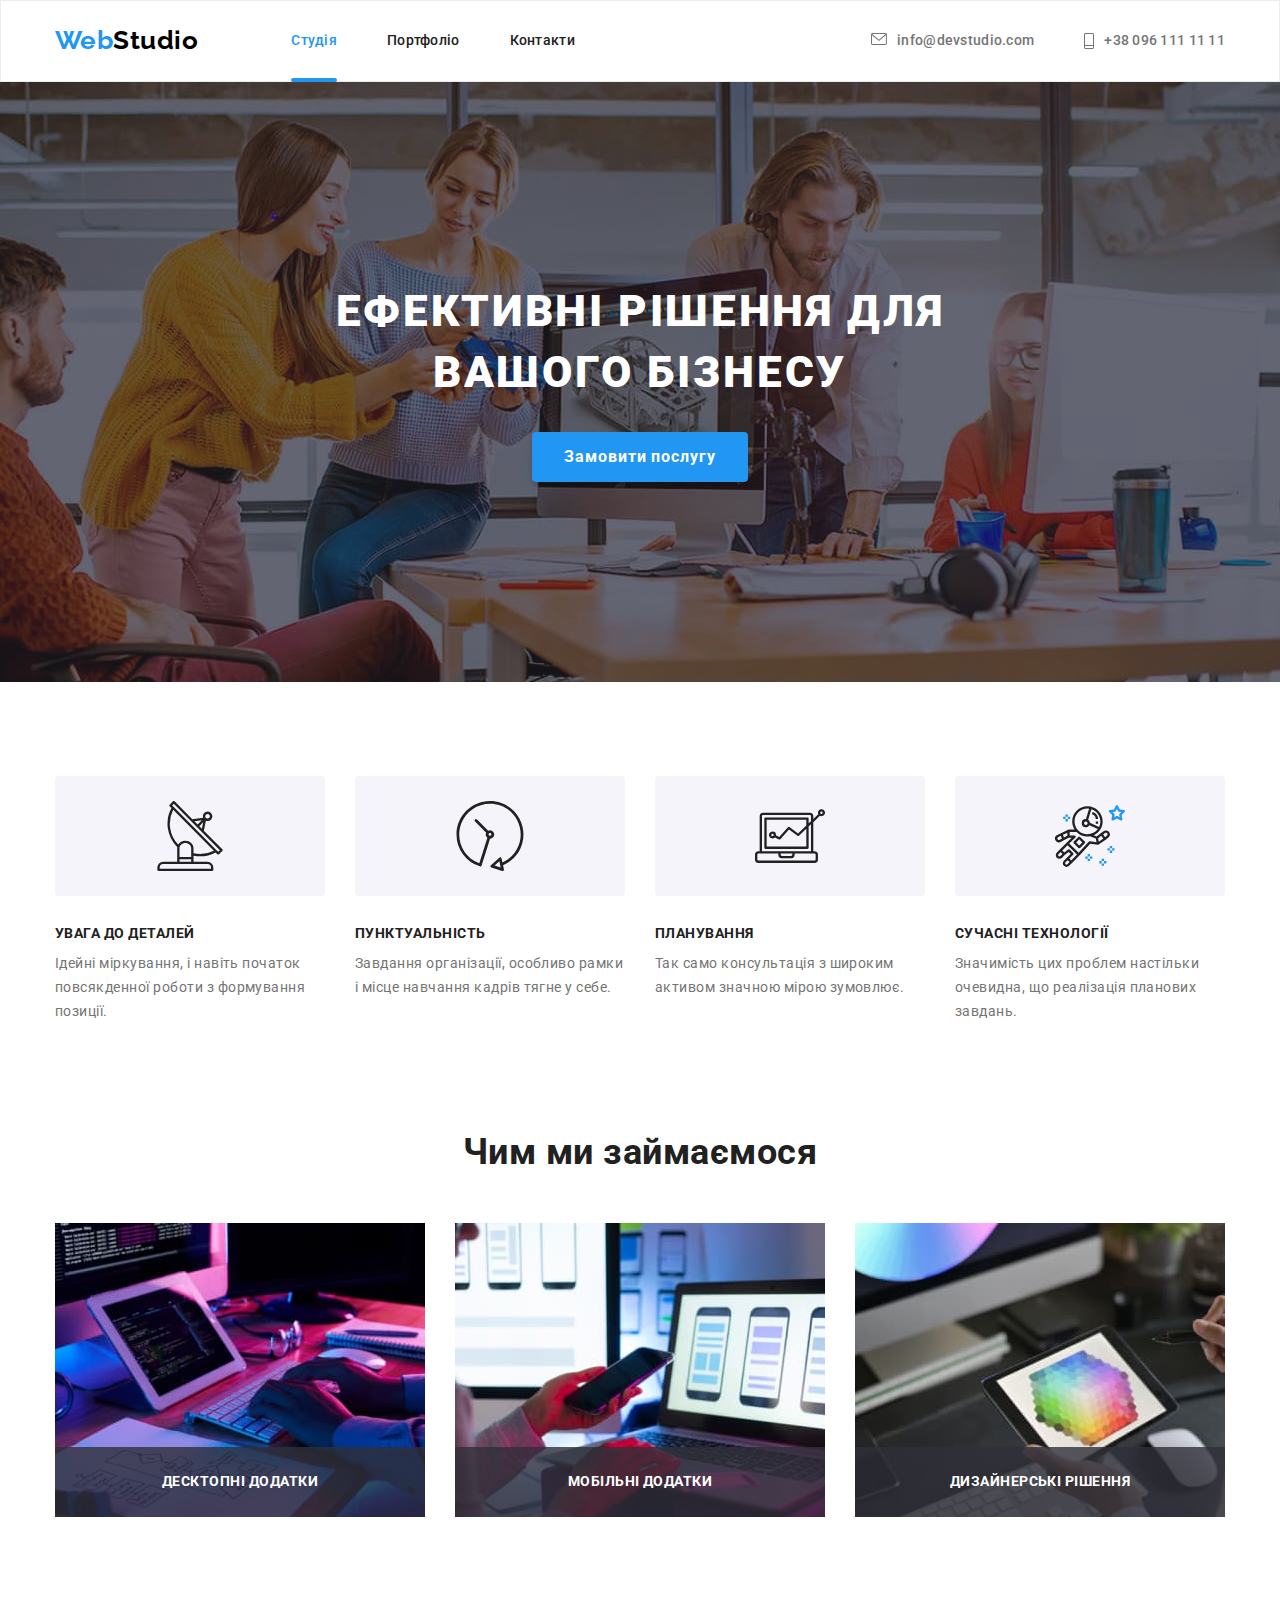
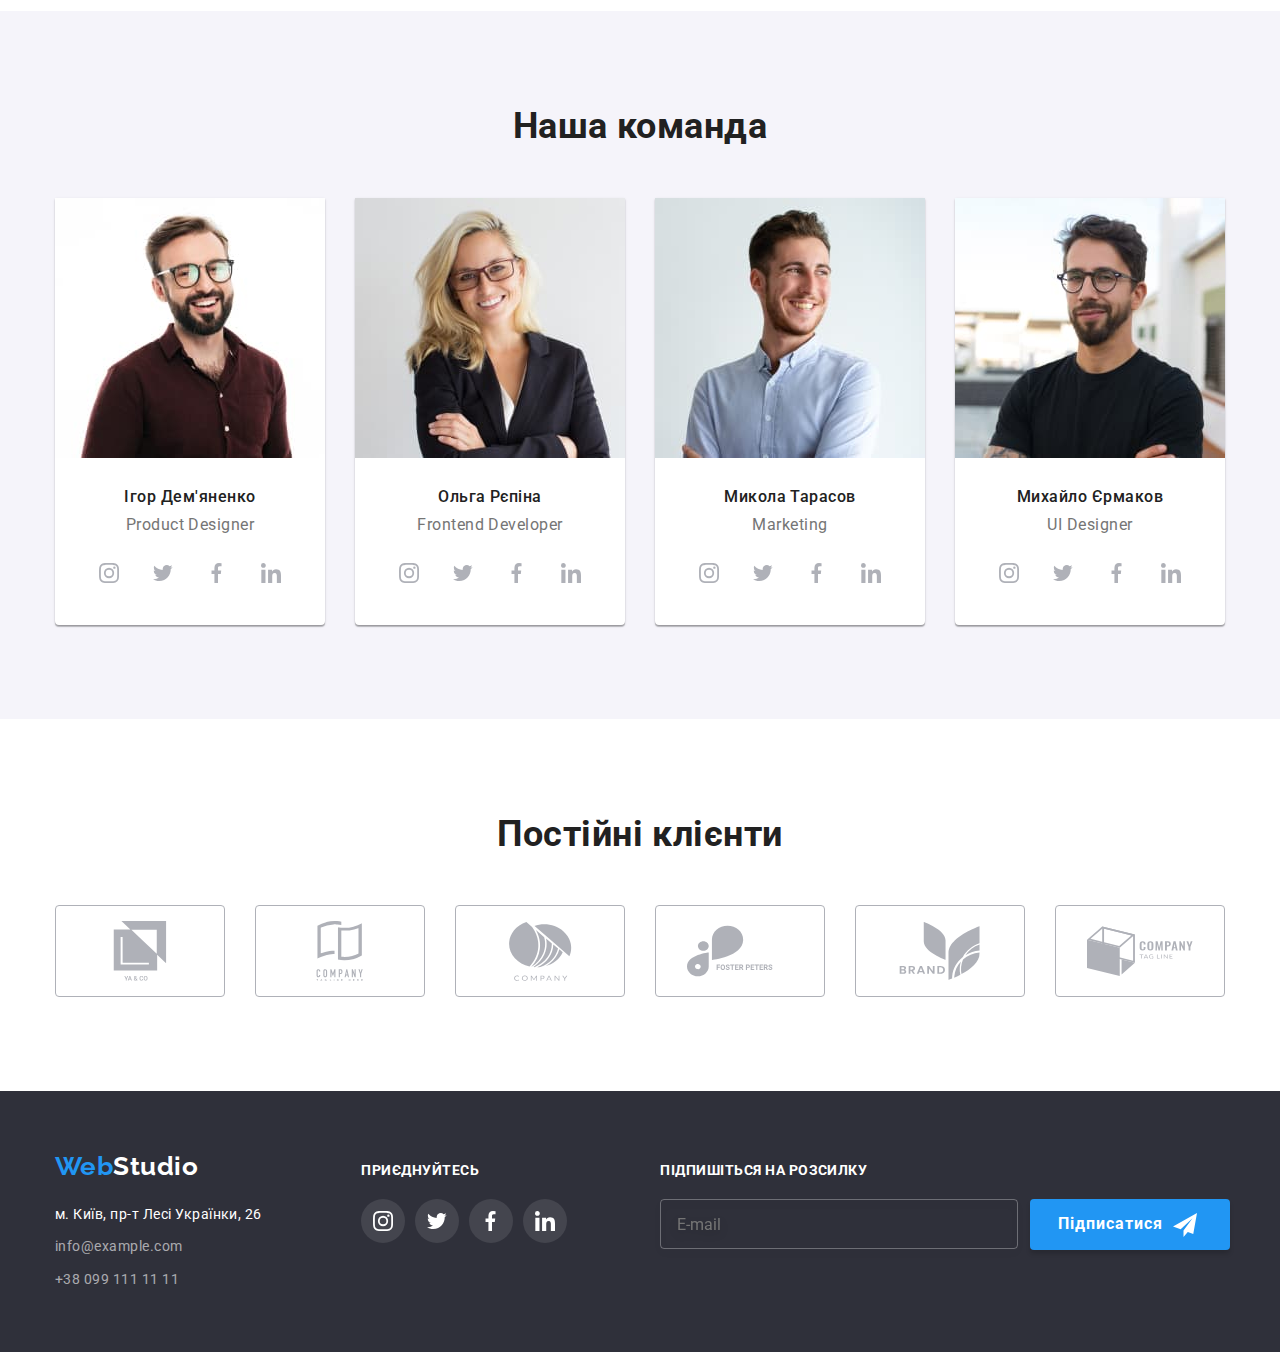
<file: index.html>
<!DOCTYPE html>
<html lang="en">

<head>
    <meta charset="UTF-8">
    <meta http-equiv="X-UA-Compatible" content="IE=edge">
    <meta name="viewport" content="width=device-width, initial-scale=1.0">
    <title>Main page</title> 
    <link rel="preconnect" href="https://fonts.googleapis.com">
    <link rel="preconnect" href="https://fonts.gstatic.com" crossorigin>
    <link href="https://fonts.googleapis.com/css2?family=Raleway:wght@400;700&family=Roboto:wght@400;500;700&display=swap"
    rel="stylesheet">
    <link rel="stylesheet" href="https://cdnjs.cloudflare.com/ajax/libs/modern-normalize/1.1.0/modern-normalize.min.css">
    <link rel="stylesheet" href="./css/styles.css">
</head>

<body>

    <!--Шапка+навігація-->

    <header class="header-line">
        <div  class="header-container">
        
            <a class="logo" href="/">
                <span class="logo-web">Web</span><span class="logo-studio-black">Studio</span>
            </a>

            <!--Навігація по сайту-->
        <nav>
            <ul class="list">
                <li class="header-nav nav-bot-line"><a href="index.html" class="nav-button current-page">Студія</a></li>
                <li class="header-nav"><a href="portfolio.html" class="nav-button">Портфоліо</a></li>
                <li class="header-nav"><a href="Контакти" class="nav-button">Контакти</a></li>
            </ul>
        </nav>

        <!--Контакти-->

        <ul class="list header-contacts">
            <li class="header-nav">
                <a href="mailto:info@devstudio.com" class="contacts-header mail">
                    <svg class="header-icon-envelope">
                        <use href="./images/sprite.svg#icon-envelope"></use>
                    </svg>
                    info@devstudio.com
                </a>
            </li>
            <li class="header-nav"><a href="tel:+380961111111" class="contacts-header phone">
                <svg class="header-icon-phone">
                    <use href="./images/sprite.svg#icon-phone"></use>
                </svg>+38 096 111 11 11
            </a></li>
        </ul>
        </div>
    </header>
    <!--Контент-->

    <main>
        <!-- Основний заголовок-->
        
        <section class="grey-section hero-background">
            <div class="container hero">
                    <h1 class="main-inscription">
                        <span class="main-inscription__item">Ефективні рішення для</span>
                        <span class="main-inscription__item">вашого бізнесу</span>
                    </h1>
                    <button type="button" class="main-button" data-modal-open>Замовити послугу</button>
            </div>
        </section>

        <!-- Особливості-->

        <section class="container container-feature">
            <ul class="list">
                <li class="feature-item icon-antena">
                    <h2 class="title feature-title">УВАГА ДО ДЕТАЛЕЙ</h2>
                    <p class="feature">Ідейні міркування, і навіть початок повсякденної роботи з формування позиції.</p>
                </li>
                <li class="feature-item icon-clock">
                    <h2 class="title feature-title">ПУНКТУАЛЬНІСТЬ</h2>
                    <p class="feature">Завдання організації, особливо рамки і місце навчання кадрів тягне у себе.</p>
                </li>
                <li class="feature-item icon-computer">
                    <h2 class="title feature-title">ПЛАНУВАННЯ</h2>
                    <p class="feature">Так само консультація з широким активом значною мірою зумовлює.</p>
                </li>
                <li class="feature-item icon-astronaut">
                    <h2 class="title feature-title">СУЧАСНІ ТЕХНОЛОГІЇ</h2>
                    <p class="feature">Значимість цих проблем настільки очевидна, що реалізація планових завдань.</p>
                </li>
            </ul>
        </section>
        

        <!-- Чим ми займаємося-->

        <section class="container">
            <h2 class="title section-title">Чим ми займаємося</h2>

            <ul class="list our-work-list">
                <li class="our-work-item"><img src="images/case1.jpg" width="370" alt="Людина набирає код на клавіатурі">
                <div class="our-work-item-overlay">
                    <p class="our-work-item-text title-footer">Десктопні додатки</p>
                </div>
            </li>
                <li class="our-work-item"><img src="images/case2.jpg" width="370" alt="Людина тримає телефон в руках перед ноутбуком">
                <div class="our-work-item-overlay">
                    <p class="our-work-item-text title-footer">Мобільні додатки</p>
                </div>
            </li>
                <li class="our-work-item"><img src="images/case3.jpg" width="370" alt="Людина роздивляється кольорову гаму на планшеті">
                <div class="our-work-item-overlay">
                    <p class="our-work-item-text title-footer">Дизайнерські рішення</p>
                </div>
            </li>
            </ul>
        </section>

        <!-- Наша команда-->

        <section class="our-team">
            <div class="container">
            <h2 class="title section-title">Наша команда</h2>
            <ul class="list">
                <li class="team-card">
                    <img src="images/team-member1.jpg" width="270" alt="На фото Ігор Дем'яненко">
                    <div class="teammate-description">
                    <h3 class="title teammate-name">Ігор Дем'яненко</h3>
                    <p class="teammate-profession">Product Designer</p>
                    <ul class=" list social-list">
                        <li class="list social-list-item">
                            <a href="https://www.instagram.com/" class="icon-button">
                                <svg class="icon-social">
                                    <use href="./images/sprite.svg#icon-instagram">
                                    </use>
                                </svg>
                            </a>
                        </li>
                        <li class="list social-list-item">
                            <a href="https://twitter.com/" class="icon-button">
                                <svg class="icon-social">
                                    <use href="./images/sprite.svg#icon-twitter">
                                    </use>
                                </svg>
                            </a>
                        </li>
                        <li class="list social-list-item">
                            <a href="https://www.facebook.com/" class="icon-button">
                                <svg class="icon-social">
                                    <use href="./images/sprite.svg#icon-facebook">
                                    </use>
                                </svg>
                            </a>
                        </li>
                        <li class="list social-list-item">
                            <a href="https://www.linkedin.com/" class="icon-button">
                                <svg class="icon-social">
                                    <use href="./images/sprite.svg#icon-linkedin">
                                    </use>
                                </svg>
                            </a>
                        </li>
                    </ul>
                    </div>
                </li>

                <li class="team-card">
                    <img src="images/team-member2.jpg" width="270" alt="На фото Ольга Рєпіна">
                <div class="teammate-description">
                    <h3 class="title teammate-name">Ольга Рєпіна</h3>
                    <p class="teammate-profession">Frontend Developer</p>
                    <ul class=" list social-list">
                        <li class="list social-list-item">
                            <a href="https://www.instagram.com/" class="icon-button">
                                <svg class="icon-social">
                                    <use href="./images/sprite.svg#icon-instagram">
                                    </use>
                                </svg>
                            </a>
                        </li>
                        <li class="list social-list-item">
                            <a href="https://twitter.com/" class="icon-button">
                                <svg class="icon-social">
                                    <use href="./images/sprite.svg#icon-twitter">
                                    </use>
                                </svg>
                            </a>
                        </li>
                        <li class="list social-list-item">
                            <a href="https://www.facebook.com/" class="icon-button">
                                <svg class="icon-social">
                                    <use href="./images/sprite.svg#icon-facebook">
                                    </use>
                                </svg>
                            </a>
                        </li>
                        <li class="list social-list-item">
                            <a href="https://www.linkedin.com/" class="icon-button">
                                <svg class="icon-social">
                                    <use href="./images/sprite.svg#icon-linkedin">
                                    </use>
                                </svg>
                            </a>
                        </li>
                    </ul>
                </div>
                </li>

                <li class="team-card">
                    <img src="images/team-member3.jpg" width="270" alt="На фото Микола Тарасенко">
                <div class="teammate-description">
                    <h3 class="title teammate-name">Микола Тарасов</h3>
                    <p class="teammate-profession">Marketing</p>
                    <ul class=" list social-list">
                        <li class="list social-list-item">
                            <a href="https://www.instagram.com/" class="icon-button">
                                <svg class="icon-social">
                                    <use href="./images/sprite.svg#icon-instagram">
                                    </use>
                                </svg>
                            </a>
                        </li>
                        <li class="list social-list-item">
                            <a href="https://twitter.com/" class="icon-button">
                                <svg class="icon-social">
                                    <use href="./images/sprite.svg#icon-twitter">
                                    </use>
                                </svg>
                            </a>
                        </li>
                        <li class="list social-list-item">
                            <a href="https://www.facebook.com/" class="icon-button">
                                <svg class="icon-social">
                                    <use href="./images/sprite.svg#icon-facebook">
                                    </use>
                                </svg>
                            </a>
                        </li>
                        <li class="list social-list-item">
                            <a href="https://www.linkedin.com/" class="icon-button">
                                <svg class="icon-social">
                                    <use href="./images/sprite.svg#icon-linkedin">
                                    </use>
                                </svg>
                            </a>
                        </li>
                    </ul>
                </div>
                </li>

                <li class="team-card">
                    <img src="images/team-member4.jpg" width="270" alt="На фото Михайло Єрмаков">
                <div class="teammate-description">
                    <h3 class="title teammate-name">Михайло Єрмаков</h3>
                    <p class="teammate-profession">UI Designer</p>
                    <ul class=" list social-list">
                        <li class="list social-list-item">
                            <a href="https://www.instagram.com/" class="icon-button">
                                <svg class="icon-social">
                                    <use href="./images/sprite.svg#icon-instagram">
                                    </use>
                                </svg>
                            </a>
                        </li>
                        <li class="list social-list-item">
                            <a href="https://twitter.com/" class="icon-button">
                                <svg class="icon-social">
                                    <use href="./images/sprite.svg#icon-twitter">
                                    </use>
                                </svg>
                            </a>
                        </li>
                        <li class="list social-list-item">
                            <a href="https://www.facebook.com/" class="icon-button">
                                <svg class="icon-social">
                                    <use href="./images/sprite.svg#icon-facebook">
                                    </use>
                                </svg>
                            </a>
                        </li>
                        <li class="list social-list-item">
                            <a href="https://www.linkedin.com/" class="icon-button">
                                <svg class="icon-social">
                                    <use href="./images/sprite.svg#icon-linkedin">
                                    </use>
                                </svg>
                            </a>
                        </li>
                    </ul>
                </div>
                </li>
            </ul>
            </div>
        </section>

        <section class="container">
            <h2 class="title section-title">Постійні клієнти</h2>
            <ul class="list regular-customer-list">
                <li class="list regular-customer-item">
                    <a href="" class="regular-customer-link">
                        <svg class="icon-customer">
                            <use href="./images/sprite.svg#icon-yaco"></use>
                        </svg>
                    </a>
                </li>
                <li class="list regular-customer-item">
                    <a href="" class="regular-customer-link">
                        <svg class="icon-customer">
                            <use href="./images/sprite.svg#icon-tagline-here-company"></use>
                        </svg>
                    </a>
                </li>
                <li class="list regular-customer-item">
                    <a href="" class="regular-customer-link">
                        <svg class="icon-customer">
                            <use href="./images/sprite.svg#icon-company"></use>
                        </svg>
                    </a>
                </li>
                <li class="list regular-customer-item">
                    <a href="" class="regular-customer-link">
                        <svg class="icon-customer">
                            <use href="./images/sprite.svg#icon-foster-peters"></use>
                        </svg>
                    </a>
                </li>
                <li class="list regular-customer-item">
                    <a href="" class="regular-customer-link">
                        <svg class="icon-customer">
                            <use href="./images/sprite.svg#icon-brand"></use>
                        </svg>
                    </a>
                </li>
                <li class="list regular-customer-item">
                    <a href="" class="regular-customer-link">
                        <svg class="icon-customer">
                            <use href="./images/sprite.svg#icon-tag-line-company"></use>
                        </svg>
                    </a>
                </li>
            </ul>
        </section>
</main>
        <!-- Футер-->

        <footer class="grey-section">
            <div class="footer-container">
                <div class="footer-contacts">
                <a class="logo" href="/">
                    <span class="logo-web">Web</span><span class="logo-studio-white">Studio</span>
                </a>
                <ul class="footer-list">
                    <li class="footer-address">
                        <address class="adress">м. Київ, пр-т Лесі Українки, 26</address>
                    </li>
                    <li class="footer-address"><a href="mailto:info@example.com" class="contact-footer">info@example.com</a>
                    </li>
                    <li class="footer-address"><a href="tel:+380991111111" class="contact-footer">+38 099 111 11 11</a></li>
                </ul>
                </div>
                <div class="footer-social">
                    <h3 class="title-footer">Приєднуйтесь</h3>
                    <ul class=" list social-list">
                        <li class="list social-list-item">
                            <a href="https://www.instagram.com/" class="icon-button icon-social-footer">
                                <svg class="icon-social">
                                    <use href="./images/sprite.svg#icon-instagram">
                                    </use>
                                </svg>
                            </a>
                        </li>
                        <li class="list social-list-item">
                            <a href="https://twitter.com/" class="icon-button icon-social-footer">
                                <svg class="icon-social">
                                    <use href="./images/sprite.svg#icon-twitter">
                                    </use>
                                </svg>
                            </a>
                        </li>
                        <li class="list social-list-item">
                            <a href="https://www.facebook.com/" class="icon-button icon-social-footer">
                                <svg class="icon-social">
                                    <use href="./images/sprite.svg#icon-facebook">
                                    </use>
                                </svg>
                            </a>
                        </li>
                        <li class="list social-list-item">
                            <a href="https://www.linkedin.com/" class="icon-button icon-social-footer">
                                <svg class="icon-social">
                                    <use href="./images/sprite.svg#icon-linkedin">
                                    </use>
                                </svg>
                            </a>
                        </li>
                    </ul>
                </div>
            <!--форма футеру-->
            <div class="footer-form">
                <h3 class="title-footer">Підпишіться на розсилку</h3>
                <form class="footer-form-mail">
                        <div class="footer-thumb">
                            <input type="email" name="email" class="footer-input" placeholder="E-mail">
                            <button type="submit" class="footer-button">Підписатися
                            </button>
                       </div>
                </form>
            </div>
            </div>
            </footer>
            
            
            <div class="backdrop is-hidden" data-modal>
                <div class="modal">
                    <button data-modal-close class="modal-close-button">
                    <svg class="icon-modal-close">
                        <use href="./images/sprite.svg#icon-modal-close">
                        </use>
                    </svg>
                    </button>
                    <div class="modal-main">
                        <h2 class="modal-title">Залиште свої дані, ми вам передзвонимо</h2>
                        <form class="form">
                            <div class="modal-forms">
                                    <label class="form-field">
                                       <span class="form-label">Ім'я</span> 
                                        <input type="text" class="modal-input" name="name" required>
                                        <svg class="icon-modal">
                                            <use href="./images/sprite.svg#icon-person-modal">
                                            </use>
                                        </svg>
                                    </label>
                                <label class="form-field">
                                    <span class="form-label">Телефон</span>
                                    <input type="text" class="modal-input" name="tel" required>
                                    <svg class="icon-modal">
                                        <use href="./images/sprite.svg#icon-phone-modal">
                                        </use>
                                    </svg>
                                </label>
                                <label class="form-field">
                                    <span class="form-label">Пошта</span>
                                    <input type="text" class="modal-input" name="email" required>
                                    <svg class="icon-modal">
                                        <use href="./images/sprite.svg#icon-mail-modal">
                                        </use>
                                    </svg>
                                </label>

                                <label class="form-field form-comment"><span class="form-label">Коментар</span>
                                    <textarea placeholder="Введіть текст" class="comment" rows="10"></textarea>
                                        </label>
                            </div>
                                <label class="policy">
                                    <input class="checkbox" type="checkbox" name="policy" tabindex="-1">
                                    <span class="checkbox-icon" tabindex="0"></span>
                                    <span class="checkbox-description">Погоджуюся з розсилкою та приймаю
                                    <a href="" class="checkbox-reference">Умови договору</a>
                                    </span>
                                </label>
                            <button type="submit" class="modal-button">Відправити</button>
                        </form>
                    </div>
                </div>
            </div>
<script src="./js/modal.js"></script>
</body>

</html>
</file>
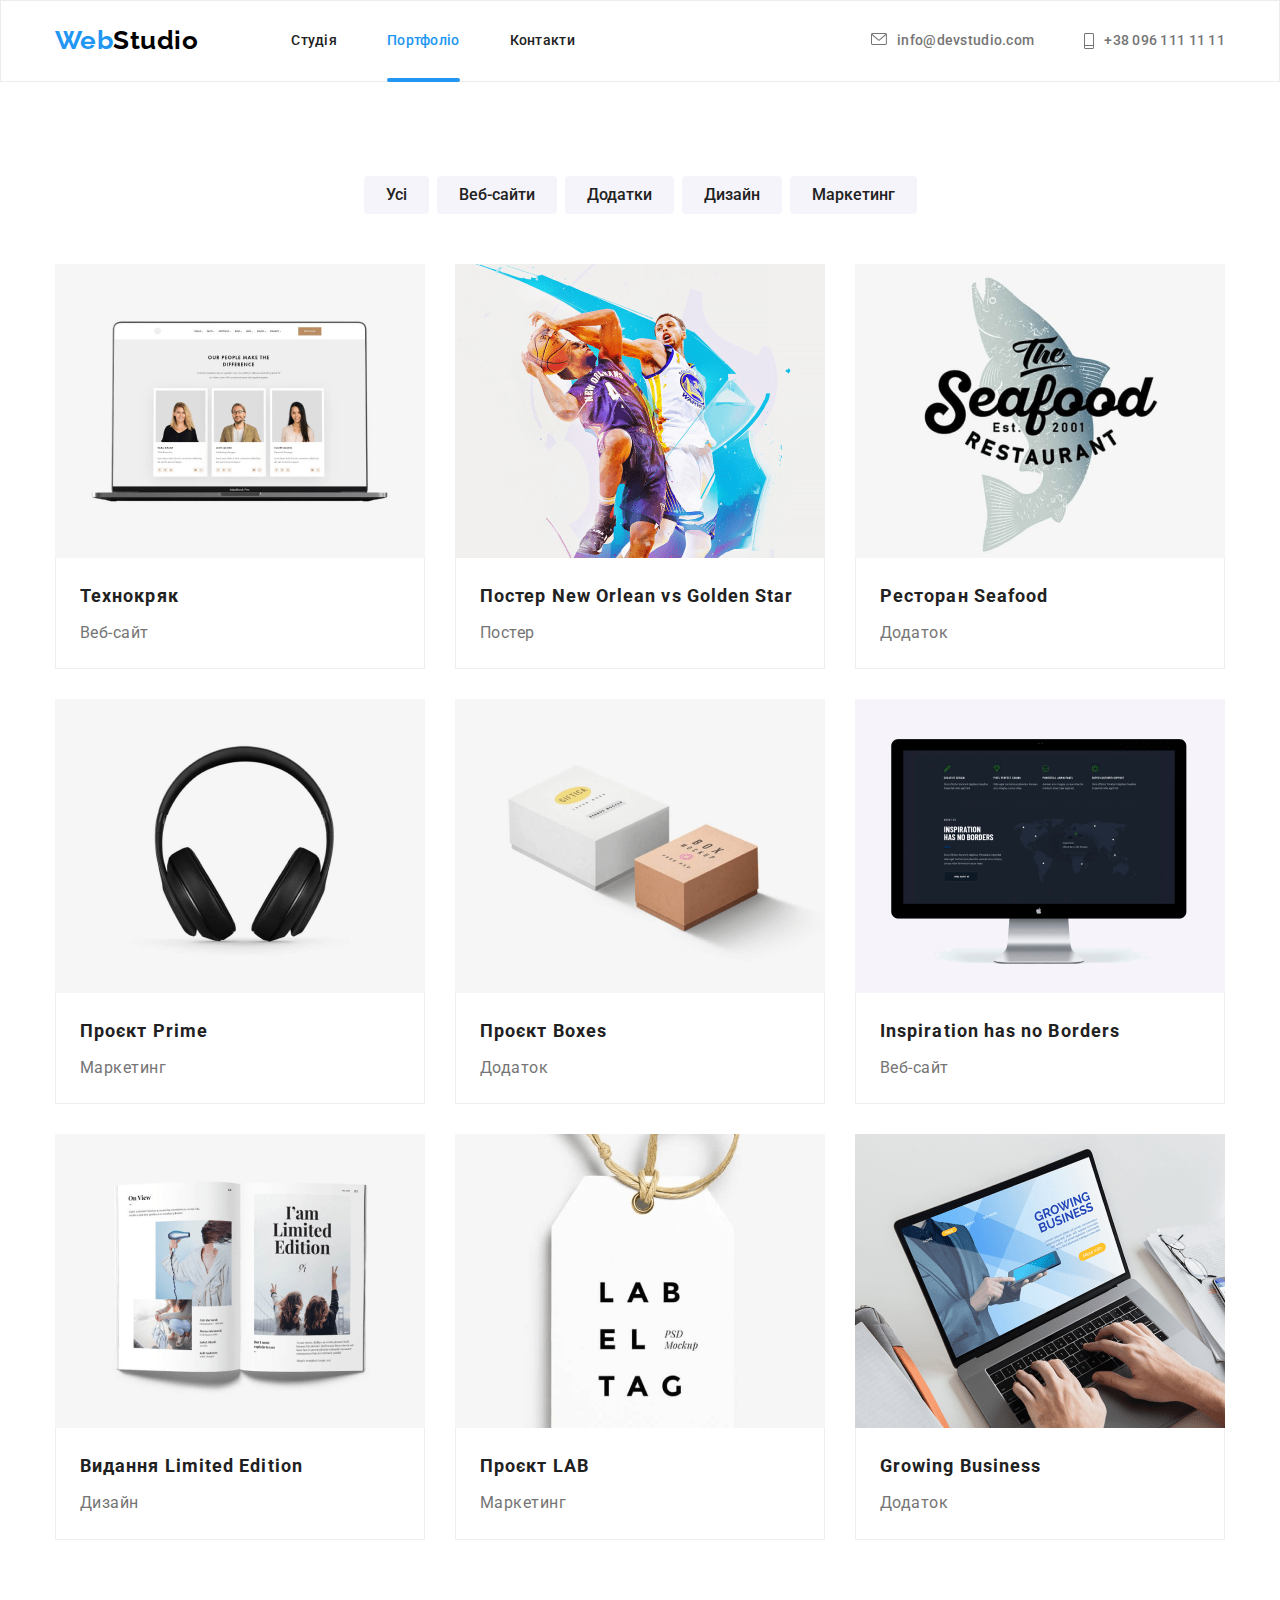
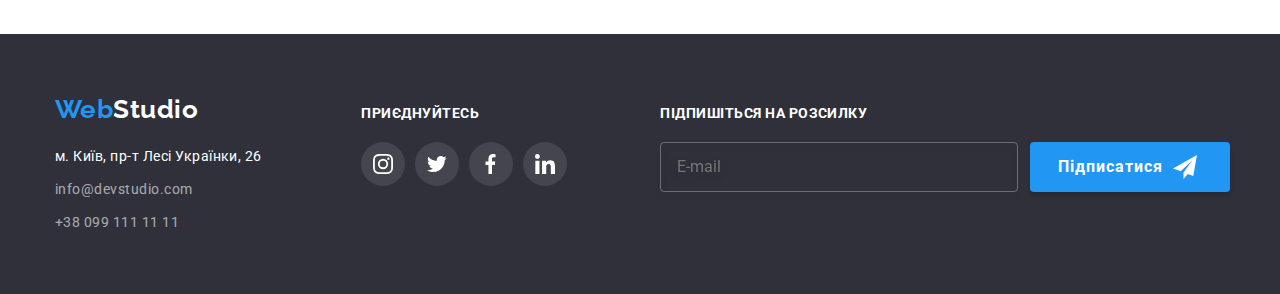
<file: portfolio.html>
<!DOCTYPE html>
<html lang="en">

<head>
    <meta charset="UTF-8">
    <meta http-equiv="X-UA-Compatible" content="IE=edge">
    <meta name="viewport" content="width=device-width, initial-scale=1.0">
    <title>Portfolio</title>
    <link rel="preconnect" href="https://fonts.googleapis.com">
    <link rel="preconnect" href="https://fonts.gstatic.com" crossorigin>
    <link href="https://fonts.googleapis.com/css2?family=Raleway:wght@400;700&family=Roboto:wght@400;500;700&display=swap"
        rel="stylesheet">
    <link rel="stylesheet" href="https://cdnjs.cloudflare.com/ajax/libs/modern-normalize/1.1.0/modern-normalize.min.css">
    <link rel="stylesheet" href="./css/styles.css">
</head>

<body>

<!--Шапка+навігація-->

<header class="header-line">
    <div class="header-container">

        <a class="logo" href="/">
            <span class="logo-web">Web</span><span class="logo-studio-black">Studio</span>
        </a>

        <!--Навігація по сайту-->
        <nav>
            <ul class="list">
                <li class="header-nav"><a href="index.html" class="nav-button">Студія</a></li>
                <li class="header-nav nav-bot-line"><a href="portfolio.html" class="nav-button current-page">Портфоліо</a></li>
                <li class="header-nav"><a href="Контакти" class="nav-button">Контакти</a></li>
            </ul>
        </nav>

        <!--Контакти-->

        <ul class="list header-contacts">
            <li class="header-nav">
                <a href="mailto:info@devstudio.com" class="contacts-header mail">
                    <svg class="header-icon-envelope">
                        <use href="./images/sprite.svg#icon-envelope"></use>
                    </svg>
                    info@devstudio.com
                </a>
            </li>
            <li class="header-nav"><a href="tel:+380961111111" class="contacts-header phone">
                    <svg class="header-icon-phone">
                        <use href="./images/sprite.svg#icon-phone"></use>
                    </svg>+38 096 111 11 11
                </a></li>
        </ul>
    </div>
</header>

    <!--Основа сторінки-->

<main>

    <!--Основні кнопки навігації-->

    <section class="container">

        <!--конпки-фільтри-->
        <ul class="list anchor-buttons">
            <li class="filter-buttons"><button type="button" class="anchor">Усі</button></li>
            <li class="filter-buttons"><button type="button" class="anchor">Веб-сайти</button></li>
            <li class="filter-buttons"><button type="button" class="anchor">Додатки</button></li>
            <li class="filter-buttons"><button type="button" class="anchor">Дизайн</button></li>
            <li class="filter-buttons"><button type="button" class="anchor">Маркетинг</button></li>
        </ul>


    <!--Список портфоліо-->


        <ul class="list portfolio">
            <li class="porfolio-case">
                <a class="link-portfolio">
                    <div class="portfolio-thumb">
                        <img src="images/portfolio-case1.png" width="370" alt="ноутбук з заставкою">
                            <div class="portfolio-overlay">
                                <p class="portfolio-overlay-text">
                                    Ресурс пропонує комплексні пропозиції з різним 
                                    рівнем функціоналу та сервісів. 
                                    Все це дозволить відвідувачу отримати
                                    вичерпні відомості про компанію чи приватну особу.</p>
                            </div>
                    </div>
                    <div class="portfolio-description">
                        <h3 class="title portfolio-title">Технокряк</h3>
                        <p class="portfolio-subtitle">Веб-сайт</p>
                    </div>
                </a>
            </li>



            <li class="porfolio-case">
                <a class="link-portfolio">
                    <div class="portfolio-thumb">
                        <img src="images/portfolio-case2.png" width="370" alt="баскетболісти">
                        <div class="portfolio-overlay">
                            <p class="portfolio-overlay-text">
                                Ресурс пропонує комплексні пропозиції з різним
                                рівнем функціоналу та сервісів.
                                Все це дозволить відвідувачу отримати
                                вичерпні відомості про компанію чи приватну особу.</p>
                        </div>
                    </div>
                    <div class="portfolio-description">
                        <h3 class="title portfolio-title">Постер New Orlean vs Golden Star</h3>
                        <p class="portfolio-subtitle">Постер</p>
                    </div>
                </a>
            </li>



            <li class="porfolio-case">
                <a class="link-portfolio">
                    <div class="portfolio-thumb">
                    <img src="images/portfolio-case3.png" width="370" alt="логотип ресторану">
                    <div class="portfolio-overlay">
                        <p class="portfolio-overlay-text">
                            Ресурс пропонує комплексні пропозиції з різним
                            рівнем функціоналу та сервісів.
                            Все це дозволить відвідувачу отримати
                            вичерпні відомості про компанію чи приватну особу.</p>
                    </div>
                    </div>
                    <div class="portfolio-description">
                        <h3 class="title portfolio-title">Ресторан Seafood</h3>
                        <p class="portfolio-subtitle">Додаток</p>
                    </div>
                </a>
            </li>




            <li class="porfolio-case">
                <a class="link-portfolio">
                    <div class="portfolio-thumb">
                    <img src="images/portfolio-case4.png" width="370" alt="навушники">
                    <div class="portfolio-overlay">
                        <p class="portfolio-overlay-text">
                            Ресурс пропонує комплексні пропозиції з різним
                            рівнем функціоналу та сервісів.
                            Все це дозволить відвідувачу отримати
                            вичерпні відомості про компанію чи приватну особу.</p>
                    </div>
                    </div>
                <div class="portfolio-description">
                    <h3 class="title portfolio-title">Проєкт Prime</h3>
                    <p class="portfolio-subtitle">Маркетинг</p>
                </div>
                </a>
            </li>



            <li class="porfolio-case">
                <a class="link-portfolio">
                    <div class="portfolio-thumb">
                    <img src="images/portfolio-case5.png" width="370" alt="дві коробки">
                    <div class="portfolio-overlay">
                        <p class="portfolio-overlay-text">
                            Ресурс пропонує комплексні пропозиції з різним
                            рівнем функціоналу та сервісів.
                            Все це дозволить відвідувачу отримати
                            вичерпні відомості про компанію чи приватну особу.</p>
                    </div>
                    </div>
                    <div class="portfolio-description">
                        <h3 class="title portfolio-title">Проєкт Boxes</h3>
                        <p class="portfolio-subtitle">Додаток</p>
                    </div>
                </a>
            </li>



            <li class="porfolio-case">
                <a class="link-portfolio">
                    <div class="portfolio-thumb">
                    <img src="images/portfolio-case6.png" width="370" alt="монітор">
                    <div class="portfolio-overlay">
                        <p class="portfolio-overlay-text">
                            Ресурс пропонує комплексні пропозиції з різним
                            рівнем функціоналу та сервісів.
                            Все це дозволить відвідувачу отримати
                            вичерпні відомості про компанію чи приватну особу.</p>
                    </div>
                    </div>
                <div class="portfolio-description">
                    <h3 class="title portfolio-title">Inspiration has no Borders</h3>
                    <p class="portfolio-subtitle">Веб-сайт</p>
                </div>
                </a>
            </li>



            <li class="porfolio-case">
                <a class="link-portfolio">
                    <div class="portfolio-thumb">
                    <img src="images/portfolio-case7.png" width="370" alt="книга">
                    <div class="portfolio-overlay">
                        <p class="portfolio-overlay-text">
                            Ресурс пропонує комплексні пропозиції з різним
                            рівнем функціоналу та сервісів.
                            Все це дозволить відвідувачу отримати
                            вичерпні відомості про компанію чи приватну особу.</p>
                    </div>
                    </div>
                <div class="portfolio-description">
                    <h3 class="title portfolio-title">Видання Limited Edition</h3>
                    <p class="portfolio-subtitle">Дизайн</p>
                </div>
                </a>
            </li>




            <li class="porfolio-case">
                <a class="link-portfolio">
                    <div class="portfolio-thumb">
                    <img src="images/portfolio-case8.png" width="370" alt="ярлик">
                    <div class="portfolio-overlay">
                        <p class="portfolio-overlay-text">
                            Ресурс пропонує комплексні пропозиції з різним
                            рівнем функціоналу та сервісів.
                            Все це дозволить відвідувачу отримати
                            вичерпні відомості про компанію чи приватну особу.</p>
                    </div>
                    </div>
                    <div class="portfolio-description">
                        <h3 class="title portfolio-title">Проєкт LAB</h3>
                        <p class="portfolio-subtitle">Маркетинг</p>
                    </div>
              
                </a>
            </li>



            <li class="porfolio-case">
                <a class="link-portfolio">
                    <div class="portfolio-thumb">
                    <img src="images/portfolio-case9.png" width="370" alt="руки друкують на клавіатурі">
                    <div class="portfolio-overlay">
                        <p class="portfolio-overlay-text">
                            Ресурс пропонує комплексні пропозиції з різним
                            рівнем функціоналу та сервісів.
                            Все це дозволить відвідувачу отримати
                            вичерпні відомості про компанію чи приватну особу.</p>
                    </div>
                    </div>
                    <div class="portfolio-description">
                        <h3 class="title portfolio-title">Growing Business</h3>
                        <p class="portfolio-subtitle">Додаток</p>
                    </div>
                 
                </a>
            </li>
        </ul>

    </section>

</main>
    <!--Футер-->
<footer class="grey-section">
    <div class="footer-container">
        <div class="footer-contacts">
            <a class="logo" href="/">
                <span class="logo-web">Web</span><span class="logo-studio-white">Studio</span>
            </a>
            <ul class="footer-list">
                <li class="footer-address">
                    <address class="adress">м. Київ, пр-т Лесі Українки, 26</address>
                </li>
                <li class="footer-address"><a href="mailto:info@example.com" class="contact-footer">info@devstudio.com</a>
                </li>
                <li class="footer-address"><a href="tel:+380991111111" class="contact-footer">+38 099 111 11 11</a></li>
            </ul>
        </div>
        <div class="footer-social">
            <h3 class="title-footer">Приєднуйтесь</h3>
            <ul class=" list social-list">
                <li class="list social-list-item">
                    <a href="https://www.instagram.com/" class="icon-button icon-social-footer">
                        <svg class="icon-social">
                            <use href="./images/sprite.svg#icon-instagram">
                            </use>
                        </svg>
                    </a>
                </li>
                <li class="list social-list-item">
                    <a href="https://twitter.com/" class="icon-button icon-social-footer">
                        <svg class="icon-social">
                            <use href="./images/sprite.svg#icon-twitter">
                            </use>
                        </svg>
                    </a>
                </li>
                <li class="list social-list-item">
                    <a href="https://www.facebook.com/" class="icon-button icon-social-footer">
                        <svg class="icon-social">
                            <use href="./images/sprite.svg#icon-facebook">
                            </use>
                        </svg>
                    </a>
                </li>
                <li class="list social-list-item">
                    <a href="https://www.linkedin.com/" class="icon-button icon-social-footer">
                        <svg class="icon-social">
                            <use href="./images/sprite.svg#icon-linkedin">
                            </use>
                        </svg>
                    </a>
                </li>
            </ul>
        </div>
        <!--форма футеру-->
        <div class="footer-form">
            <h3 class="title-footer">Підпишіться на розсилку</h3>
            <form class="footer-form-mail">
                <div class="footer-thumb">
                    <input type="email" name="email" class="footer-input" placeholder="E-mail">
                    <button type="submit" class="footer-button">Підписатися
                    </button>
                </div>
            </form>
        </div>
    </div>
</footer>
    </body>
    
    </html>
</file>
<file: css/styles.css>
/*глобальні параметри*/
body {
  font-family: Roboto, sans-serif;
  background-color: var(--secondary-color);
  color: var(--text-main-color);
  letter-spacing: 0.03em;
}
/*загальний контейнер*/
.container {
  width: 1200px;
  padding: 94px 15px;
  margin: 0 auto;
}
/*футер-контейнер*/
.footer-container {
  display: flex;
  width: 1200px;
  padding: 0 15px;
  margin: 0 auto;
}
/*кольори*/
:root {
  --text-main-color:#757575;
}
:root {
  --accent-color: #2196f3;
}

:root {
  --text-title-color: #212121;
}

:root {
  --secondary-color: #FFFFFF;
}

:root {
  --background-color: #F5F4FA;
}

:root {
  --svg-main-color: #AFB1B8;
}

/*часова функція для анімацій*/

:root {
  --timing-function: cubic-bezier(0.4, 0, 0.2, 1)
}
/*флекси для списків*/

.list {
  display: flex;
  list-style: none;
  padding: 0;
  margin: 0;
}

/*футер-флекс*/
.footer-list {
  list-style: none;
  padding: 0;
  margin: 20px 0 0 0;
}

/* заголовок для занять і команди */

.title {
  color: var(--text-title-color);
  margin-top: 0;
  margin-bottom: 0;
}

/* заливка для футеру і hero контенту */
.grey-section {
  color: white;
  background-color: #2f303a;
}

/*ХЕДЕР*/
.header-line {
  /*position: fixed;
  width: 100%;
  top: 0;
  left: 0;
  min-height: 80px;*/
  border: 1px solid #ECECEC;
  background-color: var(--secondary-color);
  /*z-index: 3;*/
}

.header-container {
  display: flex;
  align-items: center;

  background-color: var(--secondary-color);
  width: 1200px;
  padding-left: 15px;
  padding-right: 15px;
  margin: 0 auto;
}

/*логотип*/
.logo {
  display: inline-block;
  margin-right: 93px;
  text-decoration: none;

}

.logo-web {
  font-family: Raleway;
  font-weight: 700;
  font-size: 26px;
  line-height: 1.2;
  color: var(--accent-color);
}

.logo-studio-black {
  font-family: Raleway;
  font-weight: 700;
  font-size: 26px;
  line-height: 1.2;
  color: black;
}

/* кнопки головної навігації */
.header-nav {
  position: relative;
}
.header-nav:not(:last-child) {
  margin-right: 50px;
}


.nav-button {
  display: block;
  padding: 32px 0;
  font-weight: 500;
  font-size: 14px;
  line-height: 1.14;
  color: var(--text-title-color);
  text-decoration: none;
  letter-spacing: 0.02em;

  transition: color 250ms var(--timing-function);
}

.nav-button:hover,
.nav-button:focus {
  color: var(--accent-color);
  z-index: 2;
}

.current-page {
  color: var(--accent-color);
}

.nav-bot-line::after {
  content: '';
  position: absolute;
  bottom: -1px;
  width: 100%;
  height: 4px;
  background: var(--accent-color);
  border-radius: 2px;
}

/* контакти  */
.contacts-header {
  display: flex;
  font-weight: 500;
  font-size: 14px;
  line-height: 1.14;
  text-decoration: none;
  color: #757575;
  letter-spacing: 0.02em;
}

.mail {
align-items:stretch;
}
.phone {
  align-items: center;
}

.contacts-header {
  transition: color 250ms var(--timing-function);
}
.contacts-header:hover,
.contacts-header:focus {
  color: var(--accent-color);
}

.header-contacts {
  margin-left: auto;
}
.header-icon-envelope {
  height: 12px;
  width: 16px;
  margin-right: 10px;
  fill: currentColor;
}

.header-icon-phone {
  height: 16px;
  width: 10px;
  margin-right: 10px;
  fill: currentColor;
}




/* УНІКАЛЬНЕ НАПОВНЕННЯ  */
/* 1 ПЕРША СТОРІНКА, СТУДІЯ */

/*Основний напис*/

.hero {
  display: flex;
  flex-direction: column;
  height: 600px;
  text-align: center;
  justify-content: center;
  align-items: center;
}

.hero-background {
  max-width: 1600px;
  min-height: 600px;
  margin: 0 auto;

  background-color: #c4c4c4;
  background-image:
    linear-gradient(
          rgba(47,48,58,0.4),rgba(47, 48, 58, 0.4)),
    url("../images/background-image.jpg");

  background-repeat: no-repeat;
  background-position: center;
  background-size: cover;
}
.main-inscription {
  display: flex;
  flex-direction: column;
  margin-top: 0;
  margin-bottom: 30px;
  font-weight: 900;
  font-size: 44px;
  line-height: 1.37;
  letter-spacing: 0.06em;
  text-transform: uppercase;
  color: var(--secondary-color);
}
.main-inscription__item {
  display: block;
  margin: 0;
  padding: 0;
}

/* головна кнопка */
.main-button {
  display: inline-block;
  text-align: center;
  padding: 10px 32px;
  border-style: none;
  color: var(--secondary-color);
  background: var(--accent-color);
  box-shadow: 0px 4px 4px rgba(0, 0, 0, 0.15);
  border-radius: 4px;
  font-weight: 700;
  font-size: 16px;
  line-height: 1.9;
  letter-spacing: 0.06em;

  transition: background-color 250ms var(--timing-function);
}

.main-button:hover,
.main-button:focus {
  background: #188CE8;
  box-shadow: 0px 4px 4px rgba(0, 0, 0, 0.15);
  cursor: pointer;
}



/*особливості*/
.container-feature {
  padding-bottom: 0;
}
.feature-item {
  width: 270px;
}
.feature-item:not(:last-child) {
  margin-right: 30px;
}
.feature-item::before{
  display: block;
  content: '';
  height: 120px;
}


.icon-antena::before {
margin-bottom: 30px;
background: var(--background-color);
border-radius: 4px;
background-image: url(../images/icon-antena.svg);
background-repeat: no-repeat;
background-position: center;
}
.icon-clock::before {
margin-bottom: 30px;
background: var(--background-color);
border-radius: 4px;
background-image: url(../images/icon-clock.svg);
background-repeat: no-repeat;
background-position: center;
}
.icon-computer::before {
margin-bottom: 30px;
background: var(--background-color);
border-radius: 4px;
background-image: url(../images/icon-computer.svg);
background-repeat: no-repeat;
background-position: center;
}
.icon-astronaut::before {
margin-bottom: 30px;
background: var(--background-color);
border-radius: 4px;
background-image: url(../images/icon-astronaut.svg);
background-repeat: no-repeat;
background-position: center;
}



.feature {
  margin-top: 0;
  font-weight: 400;
  font-size: 14px;
  line-height: 1.7;
}

.feature-title {
  margin-bottom: 10px;
  font-weight: 700;
  font-size: 14px;
  line-height: 1.14;
}

/*підписи для "чим ми займаємося" і "нашої команди"*/

.section-title {
  font-weight: 700;
  font-size: 36px;
  line-height: 1.17;
  text-align: center;
  margin-bottom: 50px;
}

/*чим ми займаємося*/
.our-work-item {
  display: flex;
  position: relative;
}
.our-work-item:not(:last-child) {
  margin-right: 30px;
}

.our-work-item-overlay {
  position: absolute;
  width: 100%;
  height: 70px;
  bottom: 0;
  background: rgba(47, 48, 58, 0.8);
}
.our-work-item-text {
  margin: 0;
  padding: 0;
  position: absolute;
  top: 50%;
  left: 50%;
  transform: translate(-50%, -50%);
}
/*команда*/

/*фон для команди*/

.our-team {
  background-color: var(--background-color);
}

.team-card {
  width: 270px;
  background: var(--secondary-color);
  box-shadow: 0px 1px 3px rgba(0, 0, 0, 0.12), 0px 1px 1px rgba(0, 0, 0, 0.14), 0px 2px 1px rgba(0, 0, 0, 0.2);
  border-radius: 0px 0px 4px 4px;
}

.team-card:not(:last-child) {
  margin-right: 30px;
}
.team-card img {
  display: block;
}
.teammate-description {
  padding: 30px 0;
}
.teammate-name {
  padding:0;
  margin-bottom: 10px;
  font-weight: 500;
  font-size: 16px;
  line-height: 1.18;
  text-align: center;
}

.teammate-profession {
  padding: 0;
  margin: 0 0 16px 0;
  font-weight: 400;
  font-size: 16px;
  line-height: 1.18;
  text-align: center;
}

.social-list {
  justify-content: center;
  align-items: center;
  margin: 0 auto;
}
.social-list-item:not(:last-child) {
  margin-right: 10px;
}
.icon-button {
  display: flex;
  justify-content: center;
  align-items: center;
  padding: 0;
  border:none ;
  width: 44px;
  height: 44px;
  border-radius: 50%;
  color: var(--svg-main-color);
  background-color: var(--secondary-color);
  cursor: pointer;

  transition: background-color 250ms var(--timing-function), color 250ms var(--timing-function) ;
}

.icon-button:hover,
.icon-button:focus {
  background-color: var(--accent-color);
  color: var(--secondary-color);
}

.icon-social {
  fill: currentColor;
  width: 20px;
  height: 20px;
}

/*ПОСТІЙНІ КЛІЄНТИ*/
.regular-customer-item:not(:last-child) {
  margin-right: 30px;

}
.regular-customer-link {
  padding: 0;
  margin: 0;
  display: flex;
  justify-content: center;
  align-items: center;
  width: 170px;
  height: 92px;
  color: var(--svg-main-color);
  border: 1px solid var(--svg-main-color);
  border-radius: 4px;
  cursor: pointer;

  transition: color 250ms var(--timing-function), border-color 250ms var(--timing-function);
}

.regular-customer-link:hover,
.regular-customer-link:focus {
  color: var(--accent-color);
  border: 1px solid var(--accent-color);
}

.icon-customer {
  fill: currentColor;
  display: inline-block;
  height: 60px;
  width: 106px;
 
}

/* 2 ДРУГА СТОРІНКА, ПОРТФОЛІО */

/*контейнер для кнопок портфоліо*/
.anchor-buttons {
  display: flex;
  justify-content: center;
  margin-bottom: 50px;
}

.portfolio {
  flex-wrap: wrap;
}

/* якорі */

.filter-buttons:not(:last-child) {
  margin-right: 8px;
}

.anchor {
  border-style: none;
  background: var(--background-color);
  border-radius: 4px;
  font-weight: 500;
  font-size: 16px;
  line-height: 1.6;
  text-align: center;
  color: var(--text-title-color);
  padding: 6px 22px;

  transition: background-color 250ms var(--timing-function), 
  color 250ms var(--timing-function), 
  box-shadow 250ms var(--timing-function);
}

.anchor:hover,
.anchor:focus {
  background-color: var(--accent-color);
  color: var(--secondary-color);
  cursor: pointer;
  box-shadow: 0px 3px 1px rgba(0, 0, 0, 0.1), 0px 1px 2px rgba(0, 0, 0, 0.08), 0px 2px 2px rgba(0, 0, 0, 0.12);
  border-radius: 4px;
}

/*список  портфоліо*/

.porfolio-case {
  width: calc((100% - 2*30px)/3);
  margin-right: 30px;
  margin-bottom: 30px;
  background: var(--secondary-color);
}

.porfolio-case:nth-child(3n) {
  margin-right: 0;
}

.porfolio-case:nth-last-child(-n+3) {
  margin-bottom: 0;
}

.link-portfolio {
  display: flex;
  flex-direction: column;
  margin: 0;
  padding: 0;
  cursor: pointer;


  transition: box-shadow 250ms var(--timing-function);
}

.link-portfolio:hover,
.link-portfolio:focus {
  box-shadow: 0px 1px 1px rgba(0, 0, 0, 0.12), 0px 4px 4px rgba(0, 0, 0, 0.06), 1px 4px 6px rgba(0, 0, 0, 0.16);
}

.portfolio-thumb {
  display: flex;
  position: relative;
  width: 100%;
  height: 100%;
  overflow: hidden;
}

.portfolio-overlay {
  position: absolute;
  top: 0;
  left: 0;
  width: 100%;
  height: 100%;
  background: rgba(33, 150, 243, 0.9);
  
  transform: translateY(100%);
  transition: transform 250ms var(--timing-function);
}
.portfolio-overlay-text {
  position: absolute;
  width: 100%;
  height: 100%;
  margin:0;
  padding:63px 24px;
  top: 50%;
  left: 50%;
  transform: translate(-50%, -50%);
  overflow: hidden;
  font-size: 18px;
  line-height: 1.56;
  color:var(--secondary-color);
}
.link-portfolio:hover .portfolio-overlay {
  transform: translateY(0);
}

.portfolio-description {
  margin: 0;
  padding: 20px 24px;
  width: 370px;
  border-left: 1px solid #EEEEEE;
  border-right: 1px solid #EEEEEE;
  border-bottom: 1px solid #EEEEEE;
 
}

.portfolio-title {
  margin: 0 0 4px 0;
  padding: 0;
  font-size: 18px;
  line-height: 2;
  letter-spacing: 0.06em;
}

.portfolio-subtitle {
  margin: 0;
  padding: 0;
  font-size: 16px;
  line-height: 1.9;
}



/*ФУТЕР*/

.footer-contacts {
  padding: 60px 0;
  margin: 0;
}

/* лого */
.logo-studio-white {
  font-family: Raleway;
  font-style: normal;
  font-weight: bold;
  font-size: 26px;
  line-height: 1.2;
  color: var(--secondary-color);
}

/* контакти */
.adress {
  font-style: normal;
  font-weight: 400;
  font-size: 14px;
  line-height: 1.7;
  color: var(--secondary-color);
  text-decoration: none;
}

.contact-footer {
  font-weight: 400;
  font-size: 14px;
  line-height: 1.7;
  color: rgba(255, 255, 255, 0.6);
  text-decoration: none;
}

.footer-address {
  margin-bottom: 9px;
}

.footer-address:last-child {
  margin-bottom: 0;
}

.footer-social {
  padding: 72px 93px 100px 70px;
}

.title-footer {
  margin: 0 0 20px 0;
  font-weight: 700;
  font-size: 14px;
  line-height: 1.14;
  color: var(--secondary-color);
  text-transform: uppercase;
}

.icon-social-footer {
  background-color: rgba(255, 255, 255, 0.1);
  color: var(--secondary-color);
}

.footer-form {
  padding-top: 72px;
  padding-bottom: 94px;
}
.footer-thumb {
  display: flex;
}

.footer-input {
  height: 50px;
  width: 358px;
  background: transparent;
  padding: 15px 16px;
  border: 1px solid rgba(255, 255, 255, 0.3);
  filter: drop-shadow(0px 4px 4px rgba(0, 0, 0, 0.15));
  border-radius: 4px;
  outline: none;

  font-size: 16px;
  line-height: 1.25;
  color: rgba(255, 255, 255, 0.6);
}
.footer-button {
  display: flex;
  align-items: center;
  margin: 0 auto 0 12px;
  text-align: center;
  width: 200px;
  padding: 10px 28px;
  border-style: none;
  color: var(--secondary-color);
  background: var(--accent-color);
  box-shadow: 0px 4px 4px rgba(0, 0, 0, 0.15);
  border-radius: 4px;
  font-weight: 700;
  font-size: 16px;
  line-height: 1.9;
  letter-spacing: 0.06em;
  
  transition: background-color 250ms var(--timing-function)
}
.footer-button::after {
  content: '';
  display: block;
  width: 24px;
  height: 24px;
  background-image: url('../images/icon-telegram.svg');
  background-repeat: no-repeat;
  background-size: contain;
  margin-left: 10px;
  margin-right: 0;
}
.footer-button:hover {
  background-color: #188CE8;
  cursor: pointer;
}


/*модалка*/
.backdrop {
  position: fixed;
  top: 0;
  left: 0;
  width: 100%;
  height: 100%;
  background: rgba(0, 0, 0, 0.2);;
  opacity: 1;
  transition: opacity 250ms var(--timing-function);
}
.backdrop.is-hidden {
  opacity: 0;
  pointer-events: none;
}
.backdrop.is-hidden .modal {
  transform: translate(-50%, -50%) scale(1.5);
}
.modal {
  position:absolute;
  top: 50%;
  left: 50%;
  width: 528px;
  height: 581px;
  transform: translate(-50%, -50%) scale(1);
  transition: transform 250ms var(--timing-function);;

  background: var(--secondary-color);
  box-shadow: 0px 1px 3px rgba(0, 0, 0, 0.12), 0px 1px 1px rgba(0, 0, 0, 0.14), 0px 2px 1px rgba(0, 0, 0, 0.2);
  border-radius: 4px;
}

.modal-close-button {
  position: absolute;
  top: 8px;
  right: 8px;
  display: flex;
  justify-content: center;
  align-items: center;
  margin: 0;
  padding: 0;
  width: 30px;
  height: 30px;
  background: var(--secondary-color);
  border: 1px solid rgba(0, 0, 0, 0.1);
  border-radius:50%;
}
.modal-main {
  padding: 40px;
}

.modal-title {
  margin: 0 0 12px 0;
  font-weight: 700;
  font-size: 20px;
  line-height: 1.15;
  text-align: center;
  color: var(--text-title-color);
}
.form {
  display: flex;
  flex-direction: column;
  justify-content: center;
}
.form-field {
  position: relative;
  display: flex;
  flex-direction: column;
  margin-bottom: 10px;
  width: 100%;
  color: var(--text-title-color);
}

.form-comment {
  margin-bottom: 0;
}
.form-field:focus-within>.modal-input {
  border-color: var(--accent-color);
}
.form-field:focus-within>.icon-modal {
  color: var(--accent-color);
}

.form-label {
  display: inline-block;
  font-size: 12px;
  line-height: 1.17;
  letter-spacing: 0.01em;
  color: var(--text-main-color);
  padding: 0;
  margin: 0 0 4px 0;
}

.modal-forms {
  display: flex;
  flex-direction: column;
  margin: 0 0 20px 0;
}

.form-list > li:not(:last-child) {
  margin-bottom: 10px;
}
.modal-input {
  width: 100%;
  height: 40px;
  margin: 0;
  font: inherit;
  padding: 12px 42px;
  border: 1px solid rgba(33, 33, 33, 0.2);
  border-radius: 4px;
  outline: none;
  transition: border-color 250ms var(--timing-function);
}

.comment {
  width: 100%;
  height: 120px;
  margin: 0;
  border: 1px solid rgba(33, 33, 33, 0.2);
  border-radius: 4px;
  padding: 12px 16px;
  outline: none;
  resize: none;

  font-family: 'Roboto';
  font-style: normal;
  font-weight: 400;
  font-size: 12px;
  line-height: 14px;
  letter-spacing: 0.01em;
  color: rgba(117, 117, 117, 0.5);
}
.comment:focus {
  border-color: var(--accent-color);
}



.icon-modal {
  display: inline-block;
  position: absolute;
  bottom: 11px;
  left: 12px;
  fill: currentColor;
  width: 18px;
  height: 18px;

  transition: color 250ms var(--timing-function);
}

.icon-modal-close {
  fill: currentColor;
  width: 18px;
  height: 18px;
  transition: color 250ms var(--timing-function);
}
.modal-close-button:hover, 
.modal-close-button:focus {
color: var(--accent-color);
cursor: pointer;
}

/*чекбокс*/
.policy {
  display: flex;
  width: 423px;
  justify-content: space-around;
  align-items: center;
  margin: 0 auto 30px auto;
  font-size: 14px;
  line-height: 1.71;
  color: var(--text-main-color);
}
.checkbox {
  -webkit-appearance: none;
  -moz-appearance: none;
  appearance: none;
  position: absolute;
}
.checkbox-icon {
  margin: 0;
  padding: 0;
  width: 16px;
  height: 15px;
  display: inline-block;
  background-image: url('../images/icon-checkbox-border.svg');
  outline: none;
}
.checkbox-icon:focus{
 outline: 2px solid black;
}
.checkbox:checked+.checkbox-icon {
  background-image: url('../images/icon-checkbox.svg');
  background-size: contain;
  background-repeat: no-repeat;
  background-origin: border-box;

  transition: background-image 250ms var(--timing-function);
}

.checkbox-reference {
  color: var(--accent-color);
}
.modal-button {
  margin: 0 auto;
  text-align: center;
  max-width: 200px;
  padding: 10px 52px;
  border-style: none;
  color: var(--secondary-color);
  background: var(--accent-color);
  box-shadow: 0px 4px 4px rgba(0, 0, 0, 0.15);
  border-radius: 4px;
  font-weight: 700;
  font-size: 16px;
  line-height: 1.9;
  letter-spacing: 0.06em;

  transition: background-color 250ms var(--timing-function);
}

.modal-button:hover {
  background-color: #188CE8;
  cursor: pointer;
}
</file>
